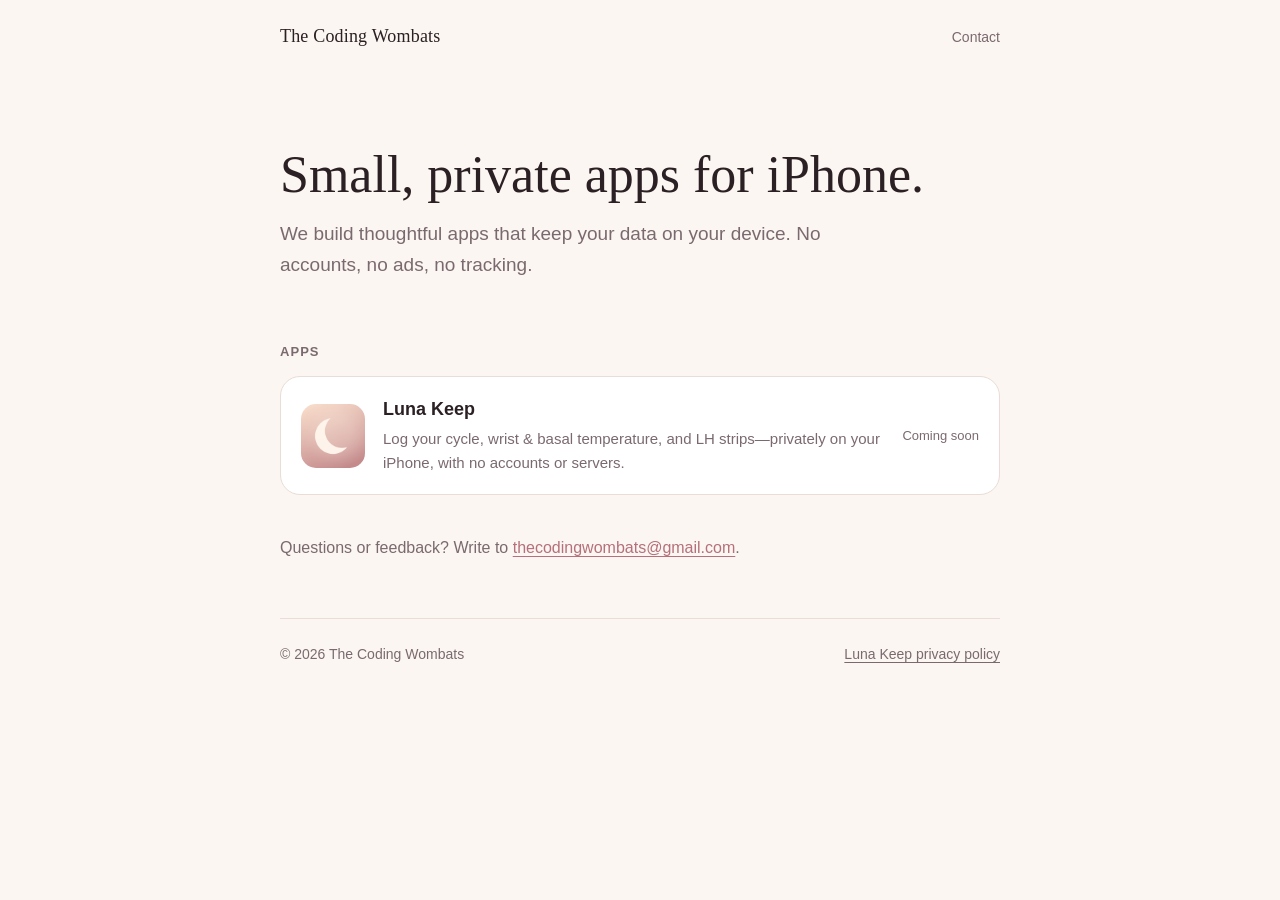
<file: index.html>
<!doctype html>
<html lang="en">
<head>
<meta charset="utf-8">
<meta name="viewport" content="width=device-width, initial-scale=1">
<title>The Coding Wombats</title>
<meta name="description" content="The Coding Wombats make small, private apps for iPhone.">
<link rel="icon" href="favicon.png">
<link rel="apple-touch-icon" href="apple-touch-icon.png">
<link rel="stylesheet" href="assets/style.css">
</head>
<body>
<div class="wrap">
    <header class="site-header">
        <a class="brand" href="./">The Coding Wombats</a>
        <nav><a href="mailto:thecodingwombats@gmail.com">Contact</a></nav>
    </header>

    <main>
        <section class="studio-hero">
            <h1>Small, private apps for iPhone.</h1>
            <p>We build thoughtful apps that keep your data on your device. No accounts, no ads, no tracking.</p>
        </section>

        <p class="section-label">Apps</p>
        <a class="app-card" href="luna_keep/">
            <img src="luna_keep/icon.png" alt="">
            <div>
                <h3>Luna Keep</h3>
                <p>Log your cycle, wrist &amp; basal temperature, and LH strips—privately on your iPhone, with no accounts or servers.</p>
            </div>
            <span class="status">Coming soon</span>
        </a>

        <section class="principles">
            <p>Questions or feedback? Write to <a href="mailto:thecodingwombats@gmail.com">thecodingwombats@gmail.com</a>.</p>
        </section>
    </main>

    <footer class="site-footer">
        <span>© 2026 The Coding Wombats</span>
        <span><a href="luna_keep/privacy/">Luna Keep privacy policy</a></span>
    </footer>
</div>
</body>
</html>
</file>
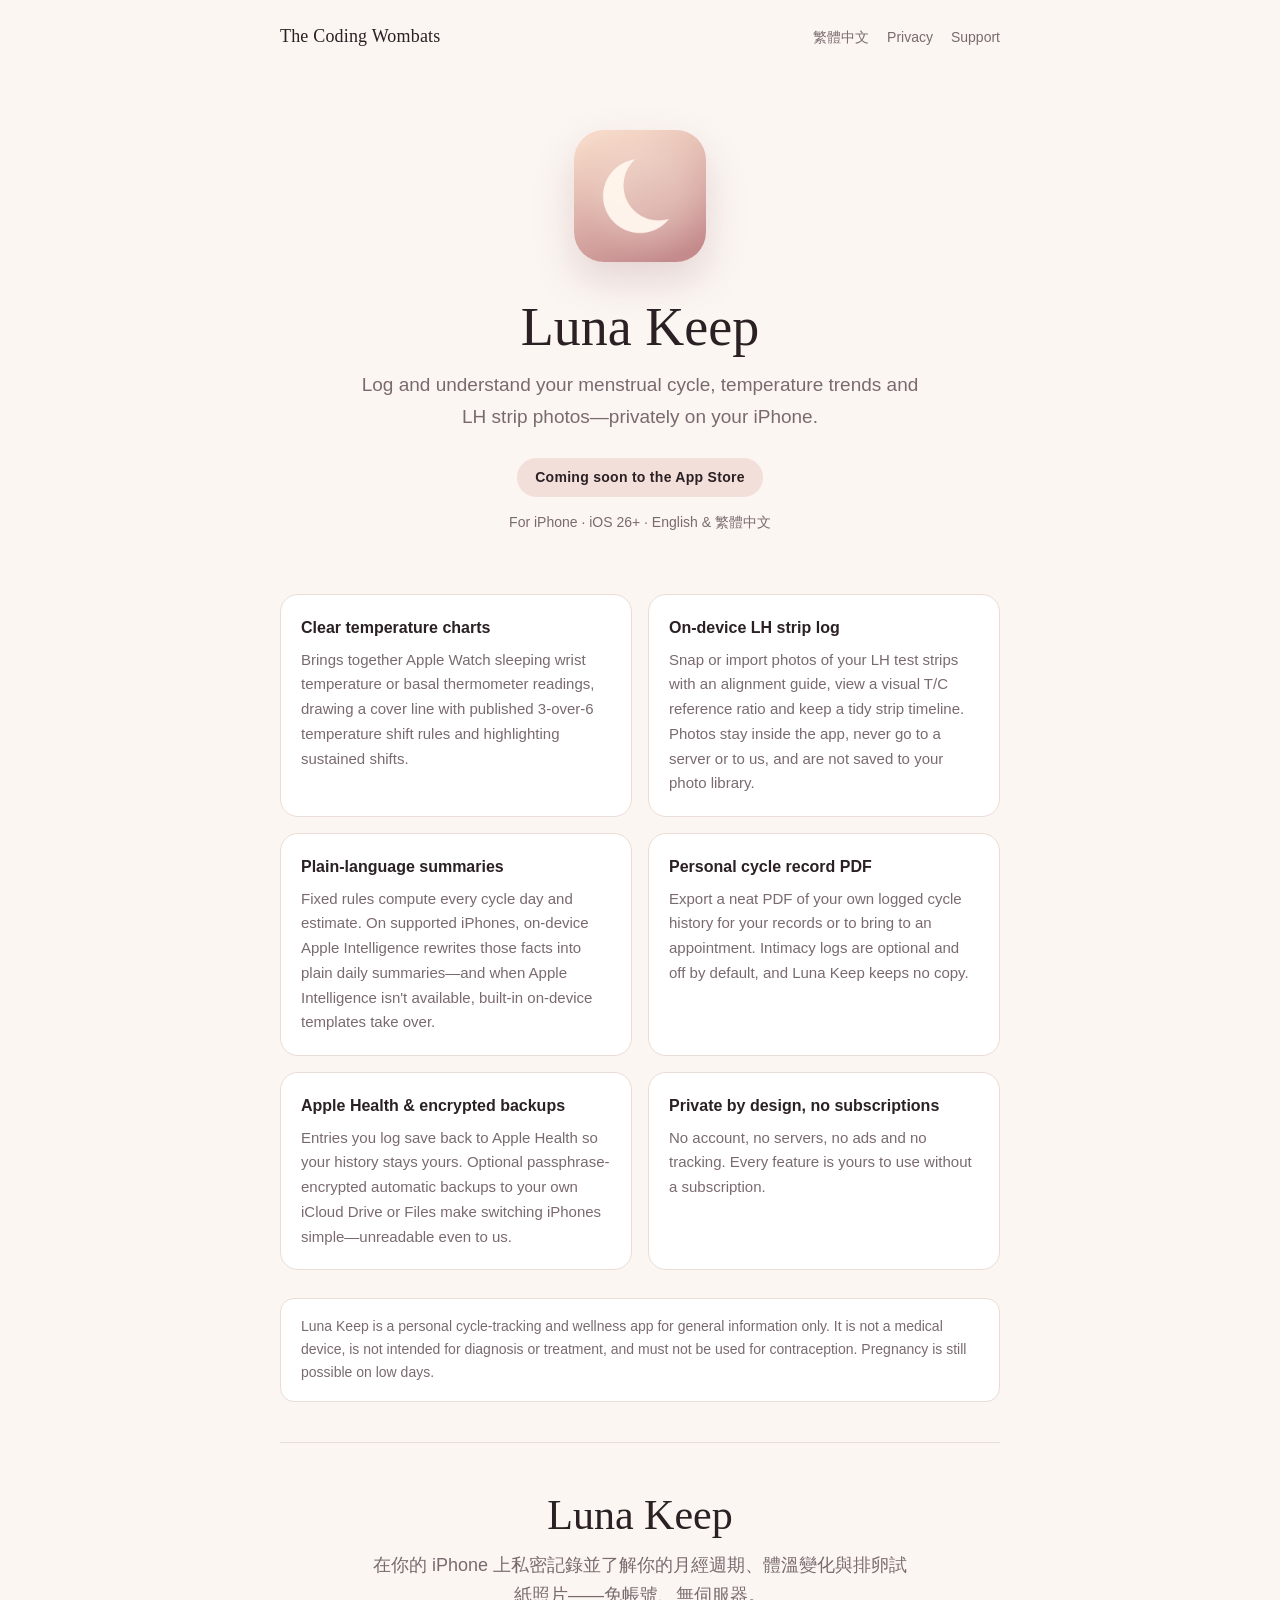
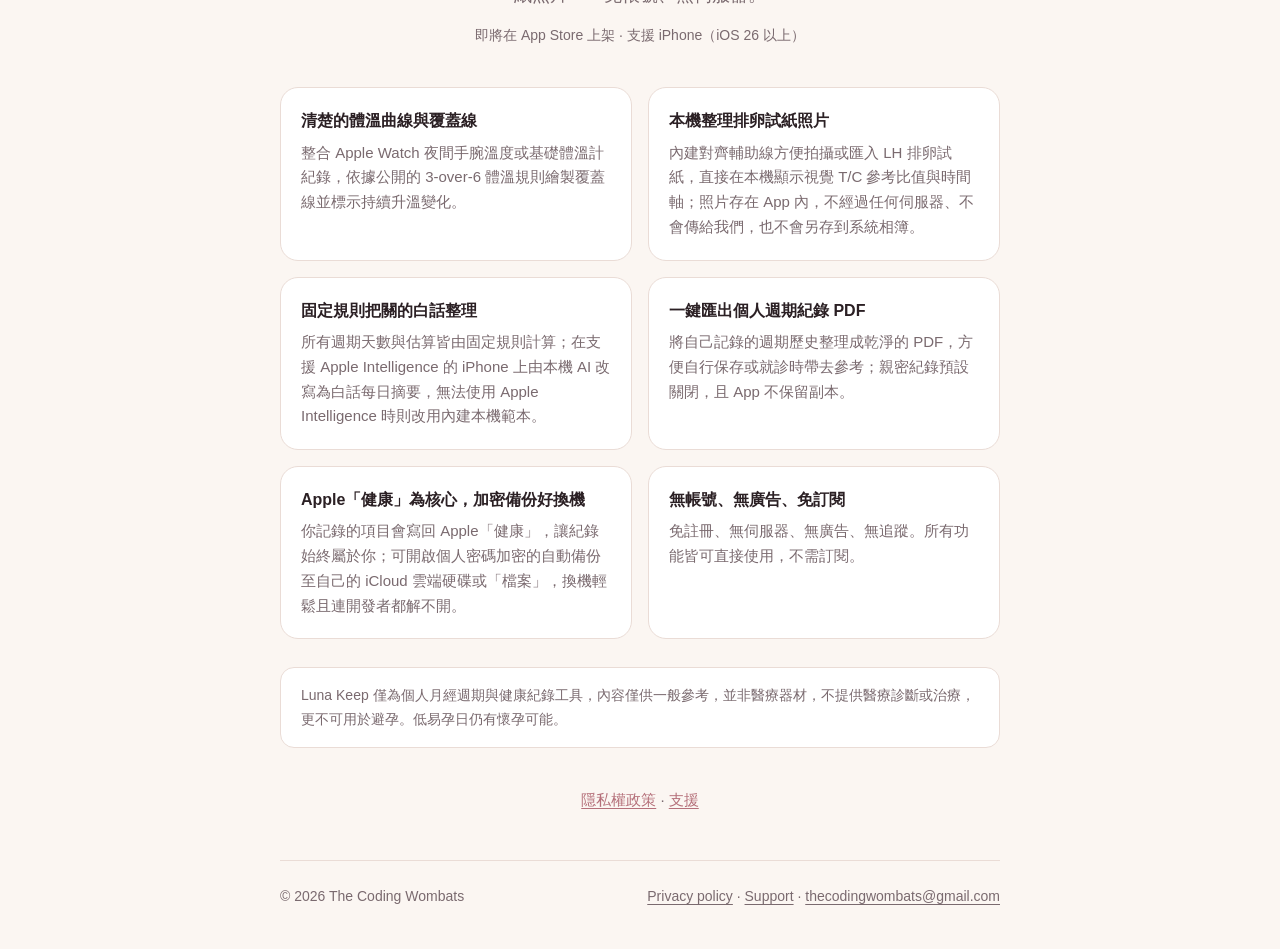
<file: luna_keep/index.html>
<!doctype html>
<html lang="en">
<head>
<meta charset="utf-8">
<meta name="viewport" content="width=device-width, initial-scale=1">
<title>Luna Keep · The Coding Wombats</title>
<meta name="description" content="Luna Keep: log your menstrual cycle, Apple Watch wrist temperature, basal temperature charts and LH strip photos—privately on your iPhone. No accounts, no servers, no ads.">
<meta property="og:title" content="Luna Keep — Private Cycle &amp; Temperature Tracking for iPhone">
<meta property="og:description" content="Apple Watch wrist temp, basal temperature charts, on-device LH strip logs and personal PDF exports. No accounts, no servers, no subscriptions.">
<meta property="og:type" content="website">
<meta property="og:url" content="https://thecodingwombats.github.io/luna_keep/">
<meta property="og:image" content="https://thecodingwombats.github.io/luna_keep/icon.png">
<meta name="twitter:card" content="summary">
<link rel="icon" href="../favicon.png">
<link rel="apple-touch-icon" href="../apple-touch-icon.png">
<link rel="stylesheet" href="../assets/style.css">
</head>
<body>
<div class="wrap">
    <header class="site-header">
        <a class="brand" href="../">The Coding Wombats</a>
        <nav><a href="#zh" lang="zh-Hant">繁體中文</a><a href="privacy/">Privacy</a><a href="support/">Support</a></nav>
    </header>

    <main>
        <section class="hero">
            <img class="icon" src="icon.png" alt="Luna Keep app icon">
            <h1>Luna Keep</h1>
            <p class="tagline">Log and understand your menstrual cycle, temperature trends and LH strip photos—privately on your iPhone.</p>
            <span class="pill">Coming soon to the App Store</span>
            <p class="hero-meta">For iPhone · iOS 26+ · English &amp; <span lang="zh-Hant">繁體中文</span></p>
        </section>

        <section class="features" aria-label="Highlights">
            <div class="feature">
                <h3>Clear temperature charts</h3>
                <p>Brings together Apple Watch sleeping wrist temperature or basal thermometer readings, drawing a cover line with published 3-over-6 temperature shift rules and highlighting sustained shifts.</p>
            </div>
            <div class="feature">
                <h3>On-device LH strip log</h3>
                <p>Snap or import photos of your LH test strips with an alignment guide, view a visual T/C reference ratio and keep a tidy strip timeline. Photos stay inside the app, never go to a server or to us, and are not saved to your photo library.</p>
            </div>
            <div class="feature">
                <h3>Plain-language summaries</h3>
                <p>Fixed rules compute every cycle day and estimate. On supported iPhones, on-device Apple Intelligence rewrites those facts into plain daily summaries—and when Apple Intelligence isn't available, built-in on-device templates take over.</p>
            </div>
            <div class="feature">
                <h3>Personal cycle record PDF</h3>
                <p>Export a neat PDF of your own logged cycle history for your records or to bring to an appointment. Intimacy logs are optional and off by default, and Luna Keep keeps no copy.</p>
            </div>
            <div class="feature">
                <h3>Apple Health &amp; encrypted backups</h3>
                <p>Entries you log save back to Apple Health so your history stays yours. Optional passphrase-encrypted automatic backups to your own iCloud Drive or Files make switching iPhones simple—unreadable even to us.</p>
            </div>
            <div class="feature">
                <h3>Private by design, no subscriptions</h3>
                <p>No account, no servers, no ads and no tracking. Every feature is yours to use without a subscription.</p>
            </div>
        </section>

        <aside class="notice" aria-label="Non-medical notice">
            <p>Luna Keep is a personal cycle-tracking and wellness app for general information only. It is not a medical device, is not intended for diagnosis or treatment, and must not be used for contraception. Pregnancy is still possible on low days.</p>
        </aside>

        <section id="zh" class="zh-section" lang="zh-Hant">
            <div class="zh-hero">
                <h2>Luna Keep</h2>
                <p class="tagline">在你的 iPhone 上私密記錄並了解你的月經週期、體溫變化與排卵試紙照片——免帳號、無伺服器。</p>
                <p class="hero-meta">即將在 App Store 上架 · 支援 iPhone（iOS 26 以上）</p>
            </div>

            <section class="features" aria-label="功能特色">
                <div class="feature">
                    <h3>清楚的體溫曲線與覆蓋線</h3>
                    <p>整合 Apple Watch 夜間手腕溫度或基礎體溫計紀錄，依據公開的 3-over-6 體溫規則繪製覆蓋線並標示持續升溫變化。</p>
                </div>
                <div class="feature">
                    <h3>本機整理排卵試紙照片</h3>
                    <p>內建對齊輔助線方便拍攝或匯入 LH 排卵試紙，直接在本機顯示視覺 T/C 參考比值與時間軸；照片存在 App 內，不經過任何伺服器、不會傳給我們，也不會另存到系統相簿。</p>
                </div>
                <div class="feature">
                    <h3>固定規則把關的白話整理</h3>
                    <p>所有週期天數與估算皆由固定規則計算；在支援 Apple Intelligence 的 iPhone 上由本機 AI 改寫為白話每日摘要，無法使用 Apple Intelligence 時則改用內建本機範本。</p>
                </div>
                <div class="feature">
                    <h3>一鍵匯出個人週期紀錄 PDF</h3>
                    <p>將自己記錄的週期歷史整理成乾淨的 PDF，方便自行保存或就診時帶去參考；親密紀錄預設關閉，且 App 不保留副本。</p>
                </div>
                <div class="feature">
                    <h3>Apple「健康」為核心，加密備份好換機</h3>
                    <p>你記錄的項目會寫回 Apple「健康」，讓紀錄始終屬於你；可開啟個人密碼加密的自動備份至自己的 iCloud 雲端硬碟或「檔案」，換機輕鬆且連開發者都解不開。</p>
                </div>
                <div class="feature">
                    <h3>無帳號、無廣告、免訂閱</h3>
                    <p>免註冊、無伺服器、無廣告、無追蹤。所有功能皆可直接使用，不需訂閱。</p>
                </div>
            </section>

            <aside class="notice" aria-label="非醫療聲明">
                <p>Luna Keep 僅為個人月經週期與健康紀錄工具，內容僅供一般參考，並非醫療器材，不提供醫療診斷或治療，更不可用於避孕。低易孕日仍有懷孕可能。</p>
            </aside>

            <p class="zh-links"><a href="privacy/#zh">隱私權政策</a> · <a href="support/#zh">支援</a></p>
        </section>
    </main>

    <footer class="site-footer">
        <span>© 2026 The Coding Wombats</span>
        <span><a href="privacy/">Privacy policy</a> · <a href="support/">Support</a> · <a href="mailto:thecodingwombats@gmail.com">thecodingwombats@gmail.com</a></span>
    </footer>
</div>
</body>
</html>
</file>
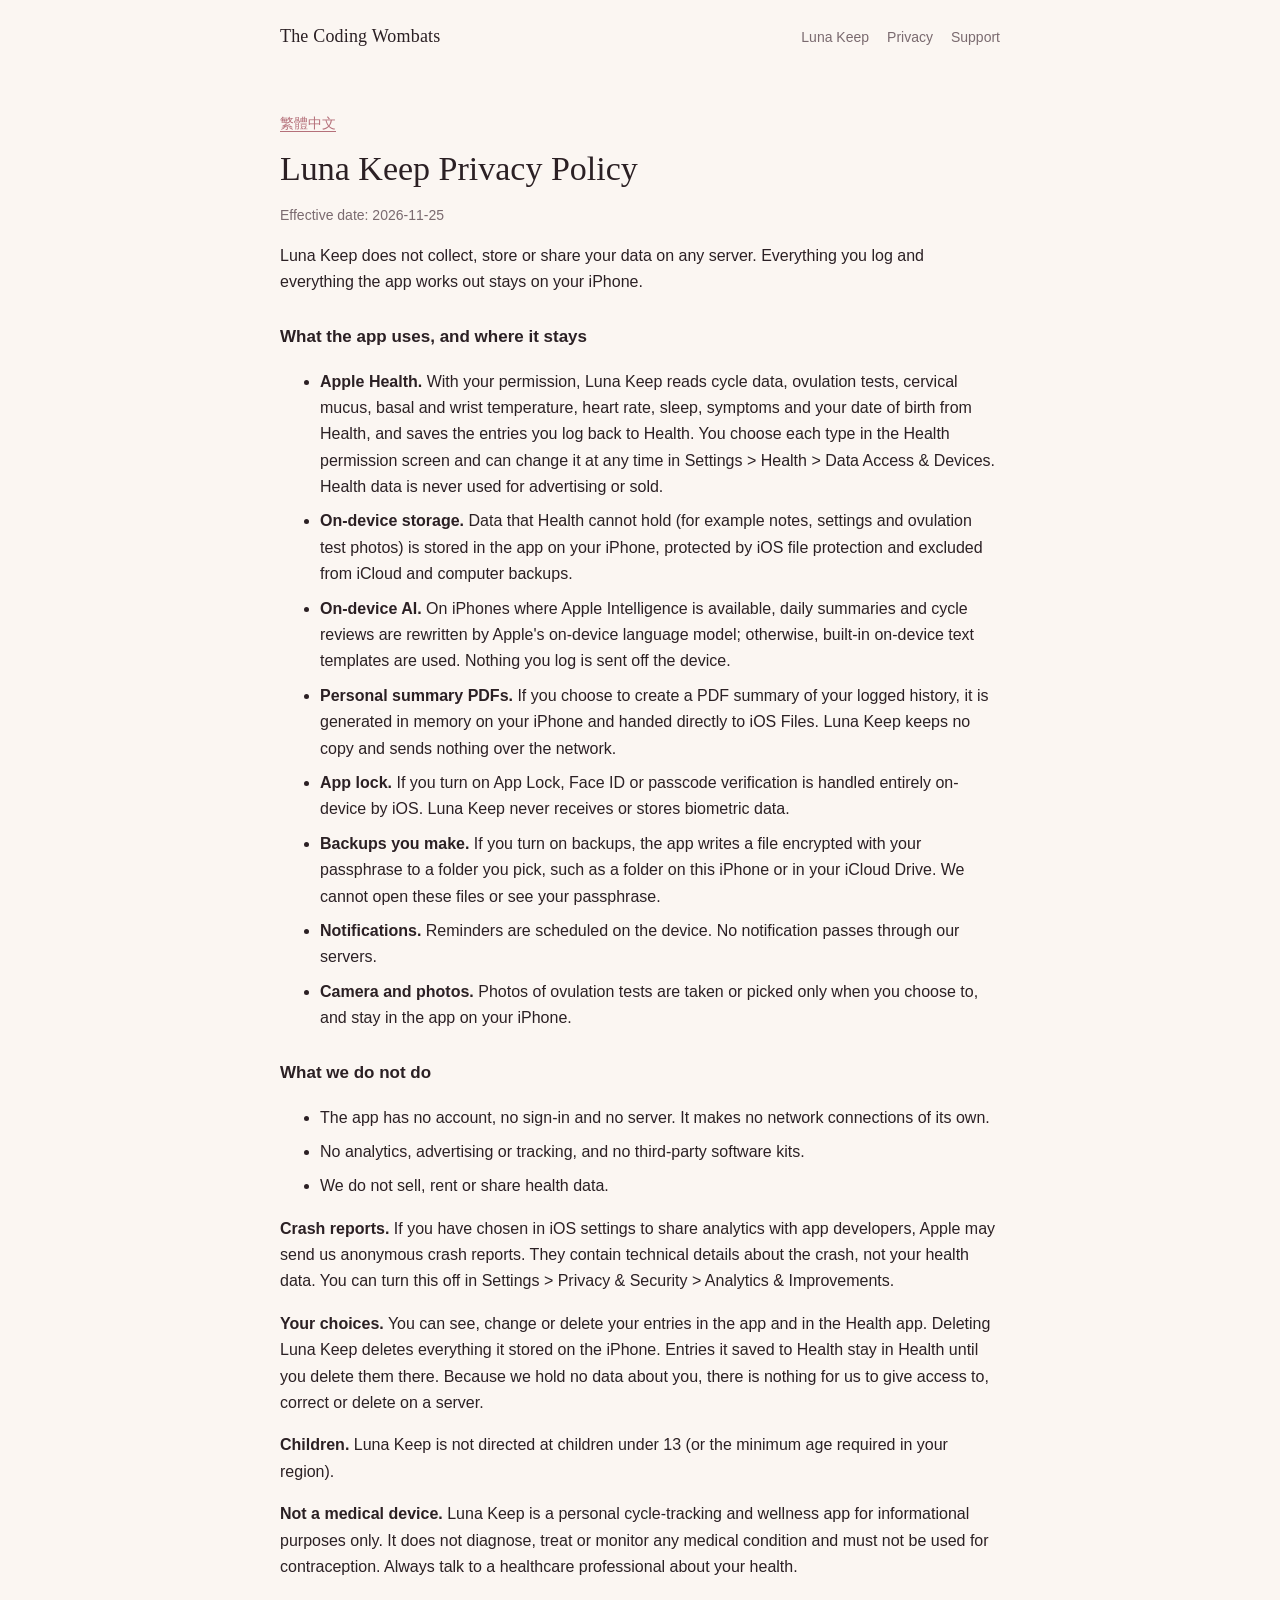
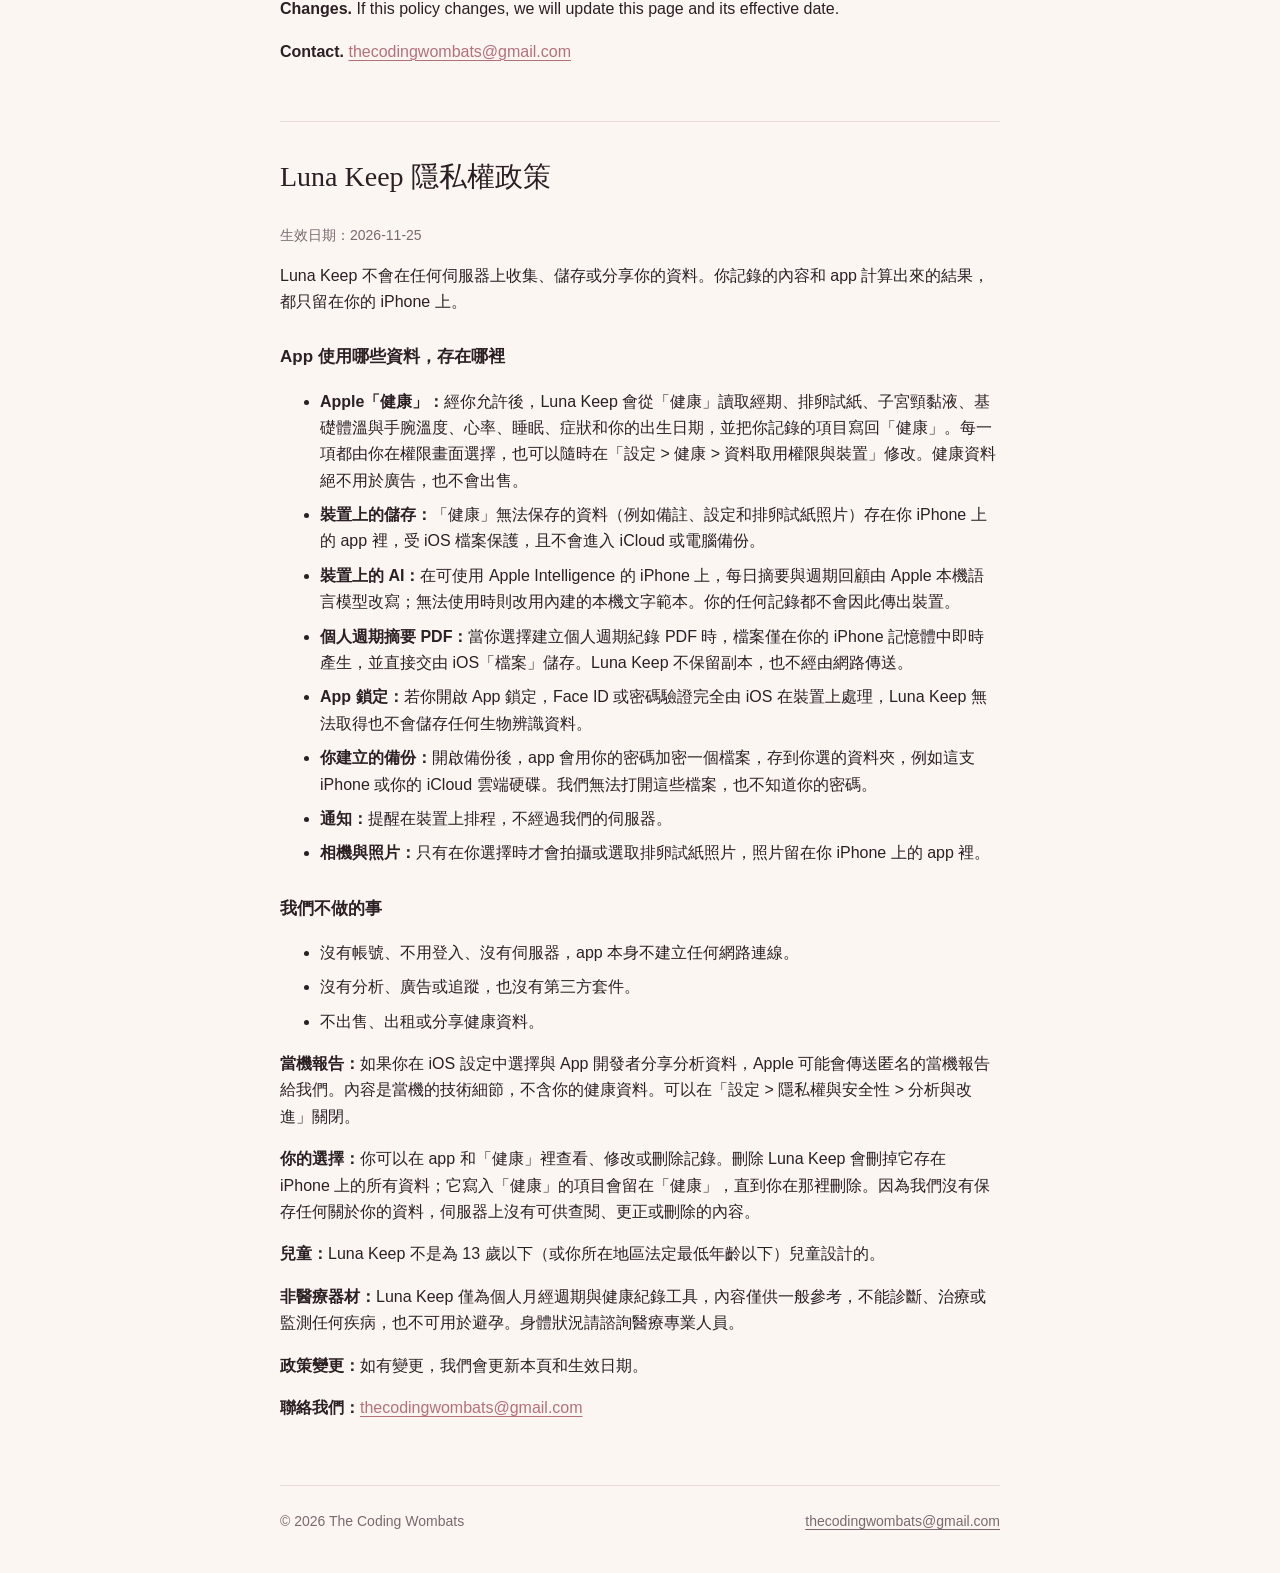
<file: privacy/index.html>
<!doctype html><html lang="en"><head><meta charset="utf-8"><title>Moved</title><meta http-equiv="refresh" content="0; url=/luna_keep/privacy/"><link rel="canonical" href="https://thecodingwombats.github.io/luna_keep/privacy/"></head><body><p>This page moved to <a href="/luna_keep/privacy/">/luna_keep/privacy/</a>.</p></body></html>
</file>
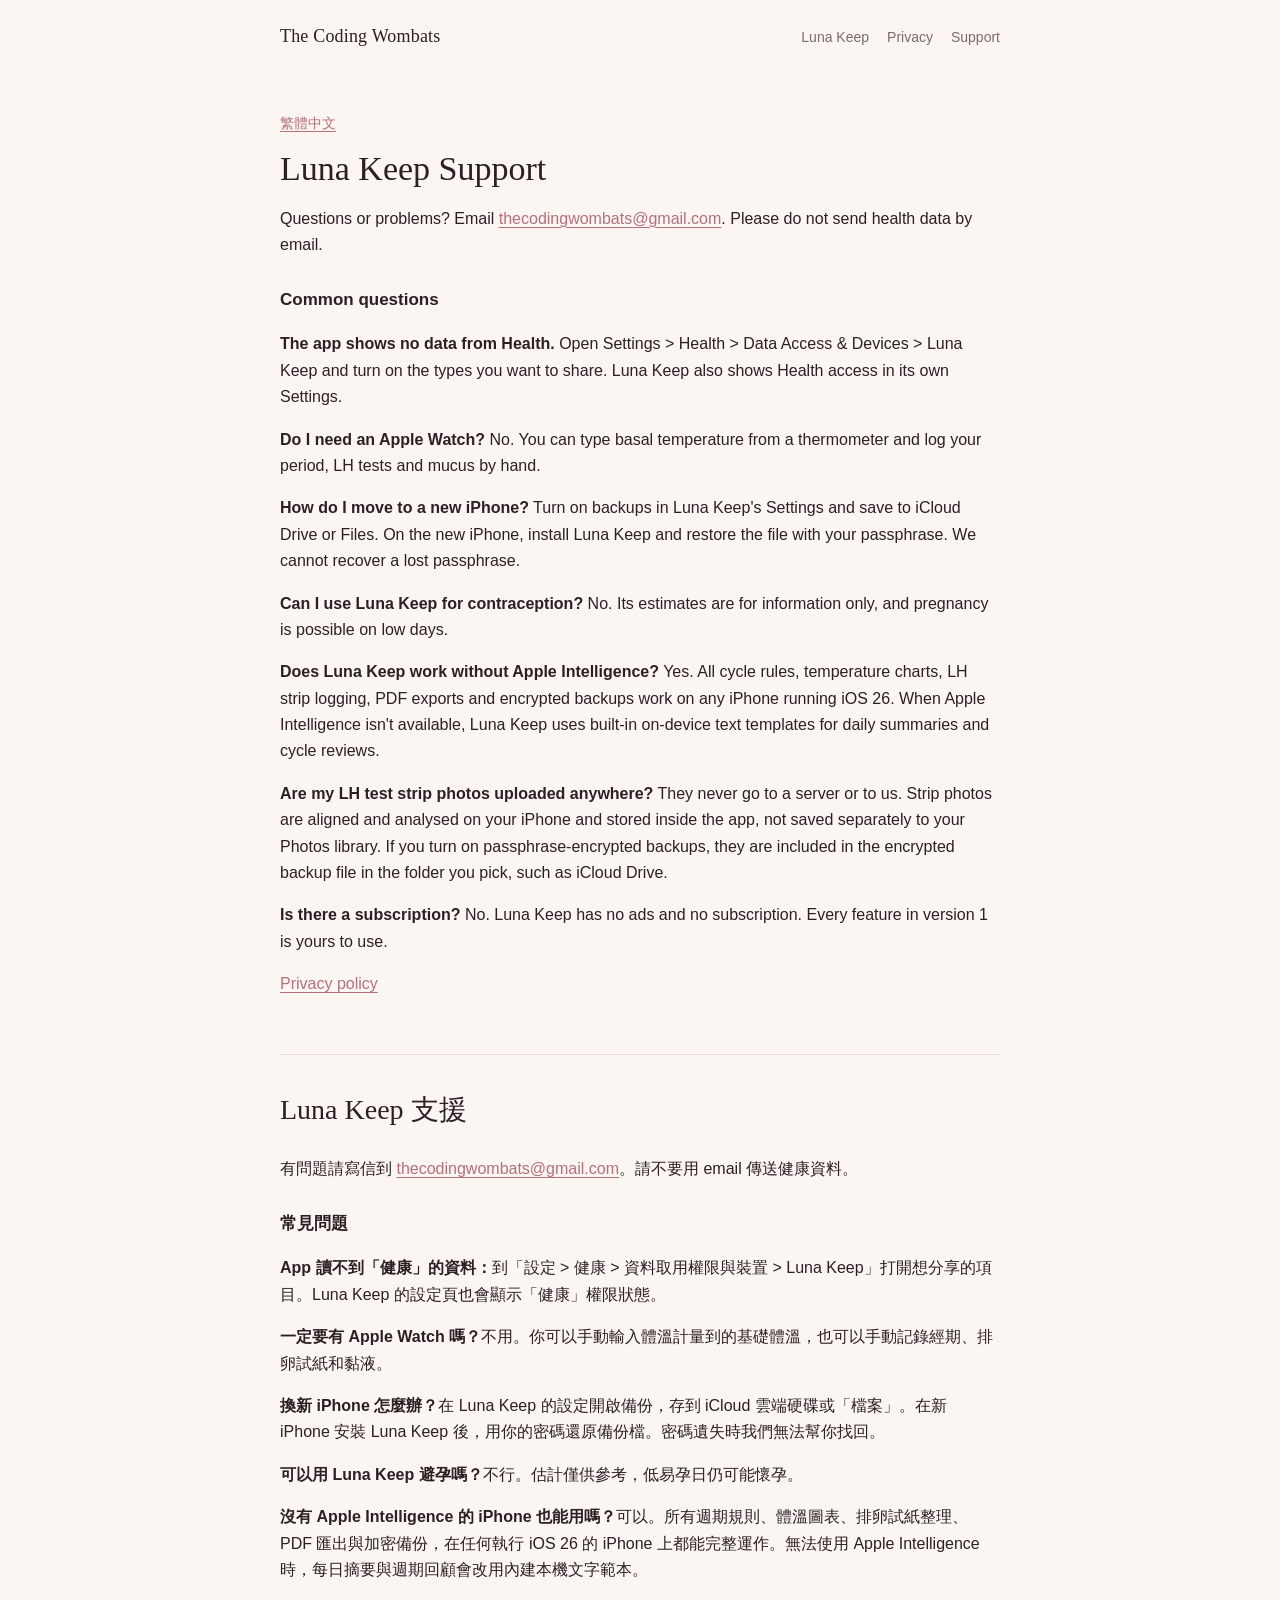
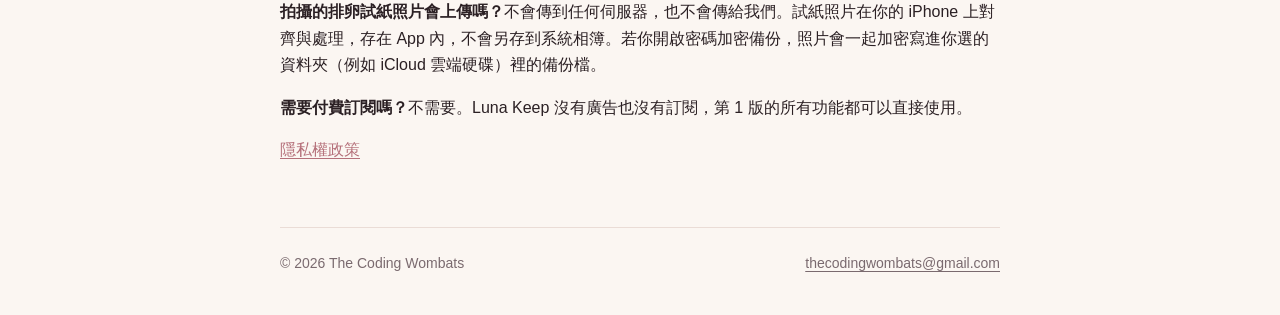
<file: support/index.html>
<!doctype html><html lang="en"><head><meta charset="utf-8"><title>Moved</title><meta http-equiv="refresh" content="0; url=/luna_keep/support/"><link rel="canonical" href="https://thecodingwombats.github.io/luna_keep/support/"></head><body><p>This page moved to <a href="/luna_keep/support/">/luna_keep/support/</a>.</p></body></html>
</file>
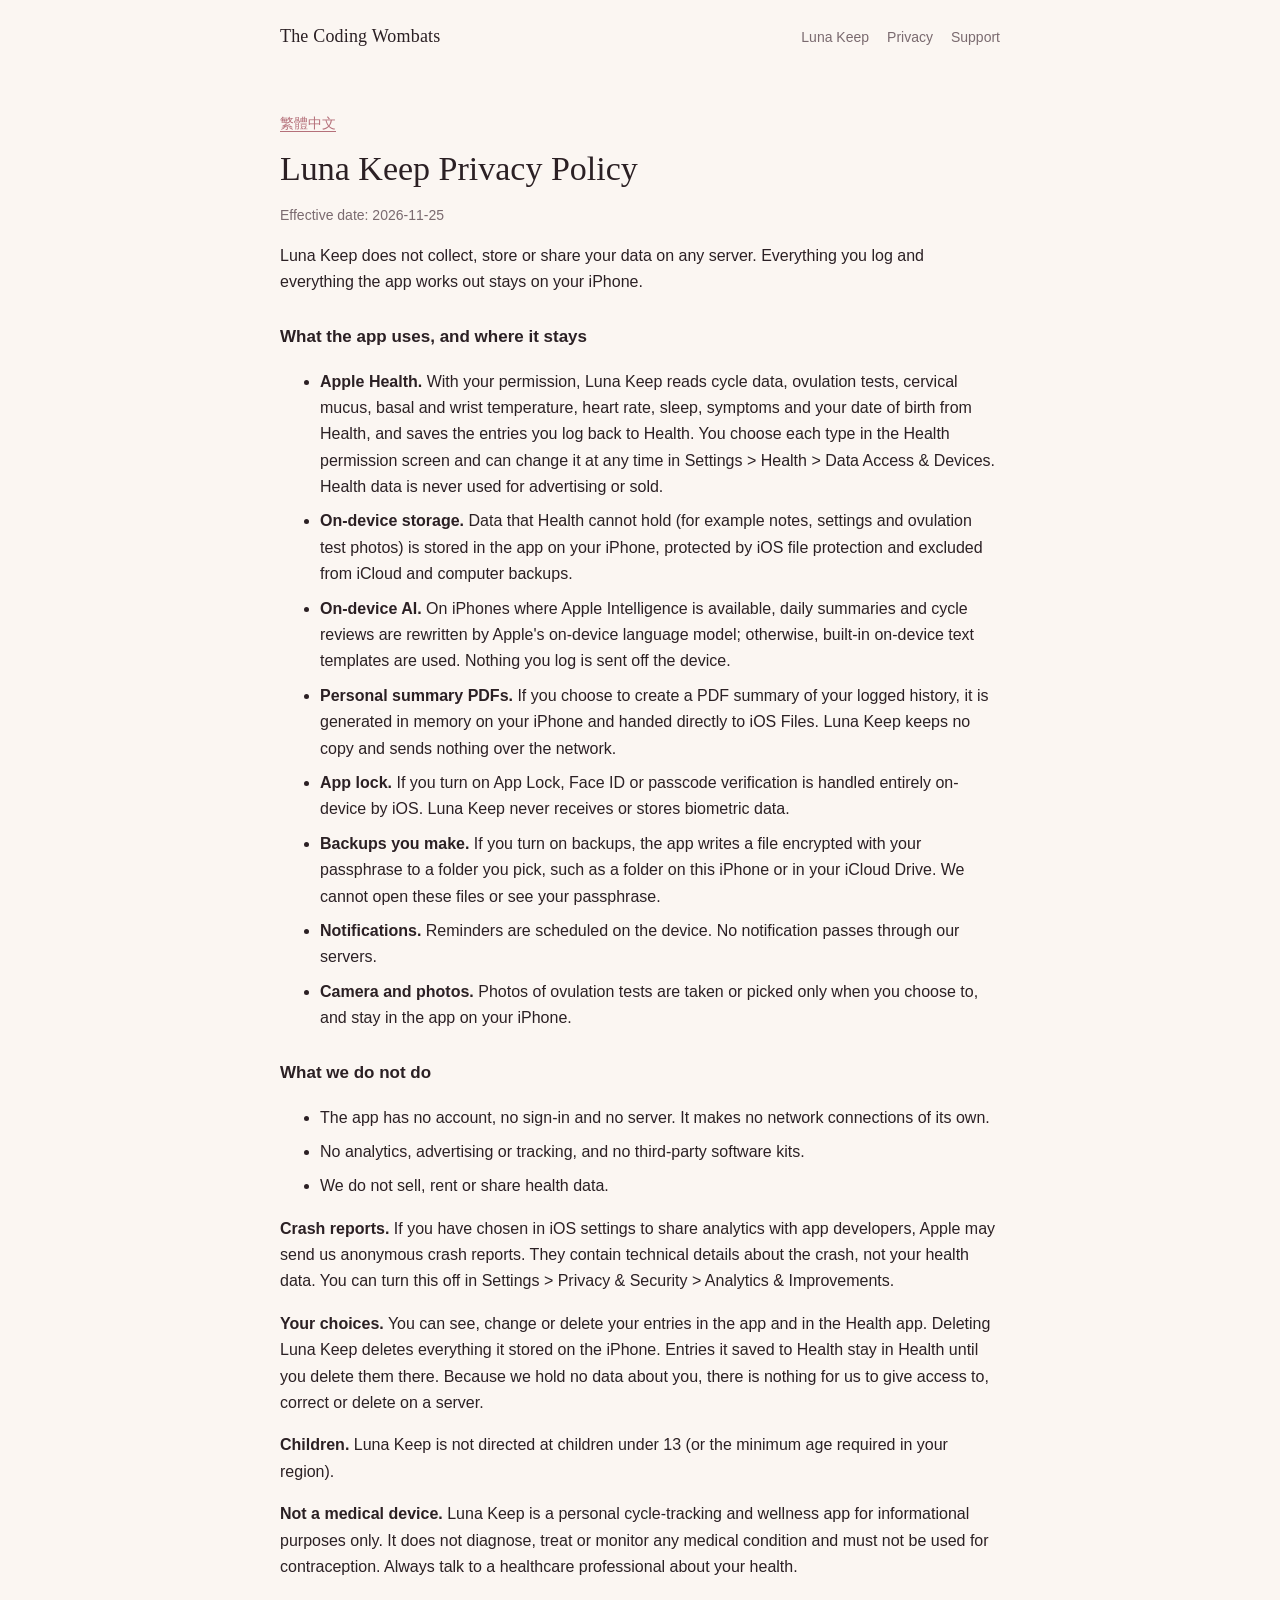
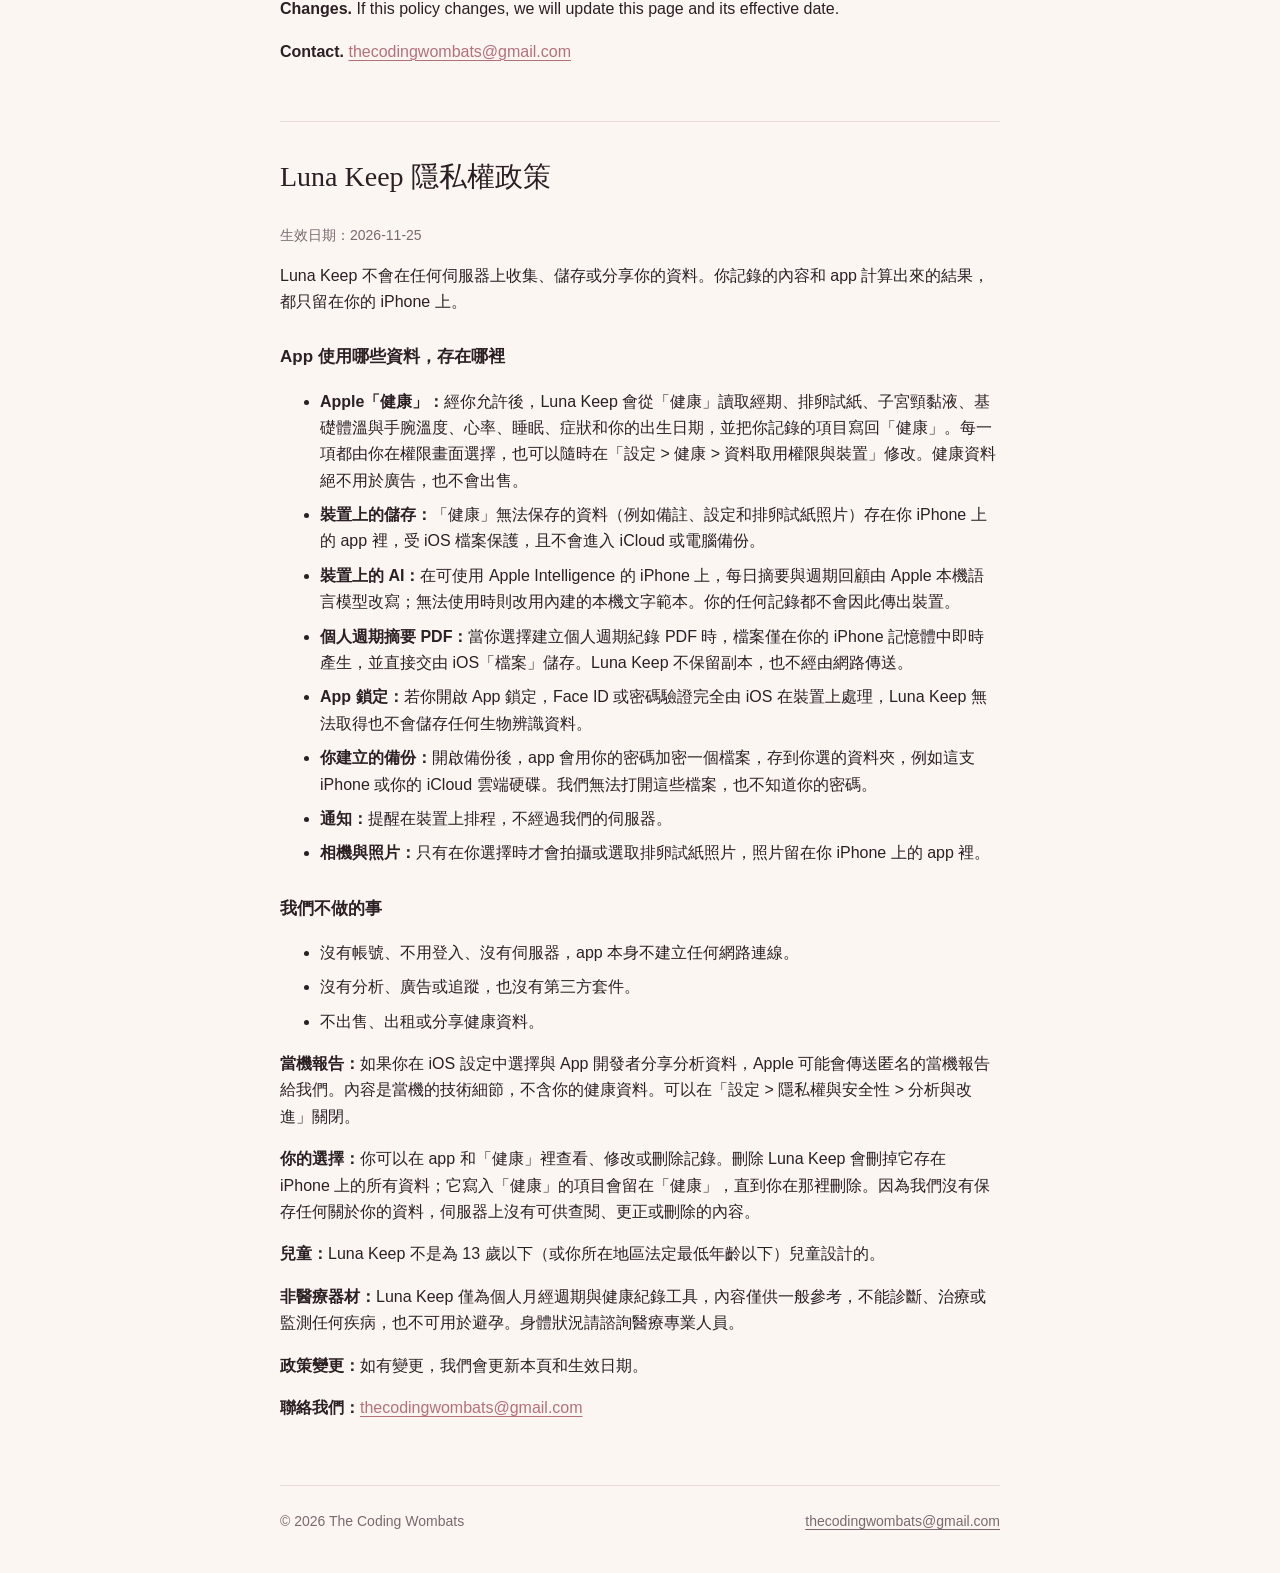
<file: luna_keep/privacy/index.html>
<!doctype html><html lang="en"><head><meta charset="utf-8"><meta name="viewport" content="width=device-width,initial-scale=1"><title>Luna Keep Privacy Policy</title><link rel="icon" href="../../favicon.png"><link rel="apple-touch-icon" href="../../apple-touch-icon.png"><link rel="stylesheet" href="../../assets/style.css"></head><body>
<div class="wrap">
<header class="site-header"><a class="brand" href="../../">The Coding Wombats</a><nav><a href="../">Luna Keep</a><a href="../privacy/">Privacy</a><a href="../support/">Support</a></nav></header>
<main class="doc">
<p class="meta"><a href="#zh">繁體中文</a></p>
<h1>Luna Keep Privacy Policy</h1>
<p class="meta">Effective date: 2026-11-25</p>
<p>Luna Keep does not collect, store or share your data on any server. Everything you log and everything the app works out stays on your iPhone.</p>
<h3>What the app uses, and where it stays</h3>
<ul>
<li><b>Apple Health.</b> With your permission, Luna Keep reads cycle data, ovulation tests, cervical mucus, basal and wrist temperature, heart rate, sleep, symptoms and your date of birth from Health, and saves the entries you log back to Health. You choose each type in the Health permission screen and can change it at any time in Settings &gt; Health &gt; Data Access &amp; Devices. Health data is never used for advertising or sold.</li>
<li><b>On-device storage.</b> Data that Health cannot hold (for example notes, settings and ovulation test photos) is stored in the app on your iPhone, protected by iOS file protection and excluded from iCloud and computer backups.</li>
<li><b>On-device AI.</b> On iPhones where Apple Intelligence is available, daily summaries and cycle reviews are rewritten by Apple's on-device language model; otherwise, built-in on-device text templates are used. Nothing you log is sent off the device.</li>
<li><b>Personal summary PDFs.</b> If you choose to create a PDF summary of your logged history, it is generated in memory on your iPhone and handed directly to iOS Files. Luna Keep keeps no copy and sends nothing over the network.</li>
<li><b>App lock.</b> If you turn on App Lock, Face ID or passcode verification is handled entirely on-device by iOS. Luna Keep never receives or stores biometric data.</li>
<li><b>Backups you make.</b> If you turn on backups, the app writes a file encrypted with your passphrase to a folder you pick, such as a folder on this iPhone or in your iCloud Drive. We cannot open these files or see your passphrase.</li>
<li><b>Notifications.</b> Reminders are scheduled on the device. No notification passes through our servers.</li>
<li><b>Camera and photos.</b> Photos of ovulation tests are taken or picked only when you choose to, and stay in the app on your iPhone.</li>
</ul>
<h3>What we do not do</h3>
<ul>
<li>The app has no account, no sign-in and no server. It makes no network connections of its own.</li>
<li>No analytics, advertising or tracking, and no third-party software kits.</li>
<li>We do not sell, rent or share health data.</li>
</ul>
<p><b>Crash reports.</b> If you have chosen in iOS settings to share analytics with app developers, Apple may send us anonymous crash reports. They contain technical details about the crash, not your health data. You can turn this off in Settings &gt; Privacy &amp; Security &gt; Analytics &amp; Improvements.</p>
<p><b>Your choices.</b> You can see, change or delete your entries in the app and in the Health app. Deleting Luna Keep deletes everything it stored on the iPhone. Entries it saved to Health stay in Health until you delete them there. Because we hold no data about you, there is nothing for us to give access to, correct or delete on a server.</p>
<p><b>Children.</b> Luna Keep is not directed at children under 13 (or the minimum age required in your region).</p>
<p><b>Not a medical device.</b> Luna Keep is a personal cycle-tracking and wellness app for informational purposes only. It does not diagnose, treat or monitor any medical condition and must not be used for contraception. Always talk to a healthcare professional about your health.</p>
<p><b>Changes.</b> If this policy changes, we will update this page and its effective date.</p>
<p><b>Contact.</b> <a href="mailto:thecodingwombats@gmail.com">thecodingwombats@gmail.com</a></p>
<h2 id="zh" lang="zh-Hant">Luna Keep 隱私權政策</h2>
<div lang="zh-Hant">
<p class="meta">生效日期：2026-11-25</p>
<p>Luna Keep 不會在任何伺服器上收集、儲存或分享你的資料。你記錄的內容和 app 計算出來的結果，都只留在你的 iPhone 上。</p>
<h3>App 使用哪些資料，存在哪裡</h3>
<ul>
<li><b>Apple「健康」：</b>經你允許後，Luna Keep 會從「健康」讀取經期、排卵試紙、子宮頸黏液、基礎體溫與手腕溫度、心率、睡眠、症狀和你的出生日期，並把你記錄的項目寫回「健康」。每一項都由你在權限畫面選擇，也可以隨時在「設定 &gt; 健康 &gt; 資料取用權限與裝置」修改。健康資料絕不用於廣告，也不會出售。</li>
<li><b>裝置上的儲存：</b>「健康」無法保存的資料（例如備註、設定和排卵試紙照片）存在你 iPhone 上的 app 裡，受 iOS 檔案保護，且不會進入 iCloud 或電腦備份。</li>
<li><b>裝置上的 AI：</b>在可使用 Apple Intelligence 的 iPhone 上，每日摘要與週期回顧由 Apple 本機語言模型改寫；無法使用時則改用內建的本機文字範本。你的任何記錄都不會因此傳出裝置。</li>
<li><b>個人週期摘要 PDF：</b>當你選擇建立個人週期紀錄 PDF 時，檔案僅在你的 iPhone 記憶體中即時產生，並直接交由 iOS「檔案」儲存。Luna Keep 不保留副本，也不經由網路傳送。</li>
<li><b>App 鎖定：</b>若你開啟 App 鎖定，Face ID 或密碼驗證完全由 iOS 在裝置上處理，Luna Keep 無法取得也不會儲存任何生物辨識資料。</li>
<li><b>你建立的備份：</b>開啟備份後，app 會用你的密碼加密一個檔案，存到你選的資料夾，例如這支 iPhone 或你的 iCloud 雲端硬碟。我們無法打開這些檔案，也不知道你的密碼。</li>
<li><b>通知：</b>提醒在裝置上排程，不經過我們的伺服器。</li>
<li><b>相機與照片：</b>只有在你選擇時才會拍攝或選取排卵試紙照片，照片留在你 iPhone 上的 app 裡。</li>
</ul>
<h3>我們不做的事</h3>
<ul>
<li>沒有帳號、不用登入、沒有伺服器，app 本身不建立任何網路連線。</li>
<li>沒有分析、廣告或追蹤，也沒有第三方套件。</li>
<li>不出售、出租或分享健康資料。</li>
</ul>
<p><b>當機報告：</b>如果你在 iOS 設定中選擇與 App 開發者分享分析資料，Apple 可能會傳送匿名的當機報告給我們。內容是當機的技術細節，不含你的健康資料。可以在「設定 &gt; 隱私權與安全性 &gt; 分析與改進」關閉。</p>
<p><b>你的選擇：</b>你可以在 app 和「健康」裡查看、修改或刪除記錄。刪除 Luna Keep 會刪掉它存在 iPhone 上的所有資料；它寫入「健康」的項目會留在「健康」，直到你在那裡刪除。因為我們沒有保存任何關於你的資料，伺服器上沒有可供查閱、更正或刪除的內容。</p>
<p><b>兒童：</b>Luna Keep 不是為 13 歲以下（或你所在地區法定最低年齡以下）兒童設計的。</p>
<p><b>非醫療器材：</b>Luna Keep 僅為個人月經週期與健康紀錄工具，內容僅供一般參考，不能診斷、治療或監測任何疾病，也不可用於避孕。身體狀況請諮詢醫療專業人員。</p>
<p><b>政策變更：</b>如有變更，我們會更新本頁和生效日期。</p>
<p><b>聯絡我們：</b><a href="mailto:thecodingwombats@gmail.com">thecodingwombats@gmail.com</a></p>
</div>
</main>
<footer class="site-footer"><span>© 2026 The Coding Wombats</span><span><a href="mailto:thecodingwombats@gmail.com">thecodingwombats@gmail.com</a></span></footer>
</div>
</body></html>
</file>
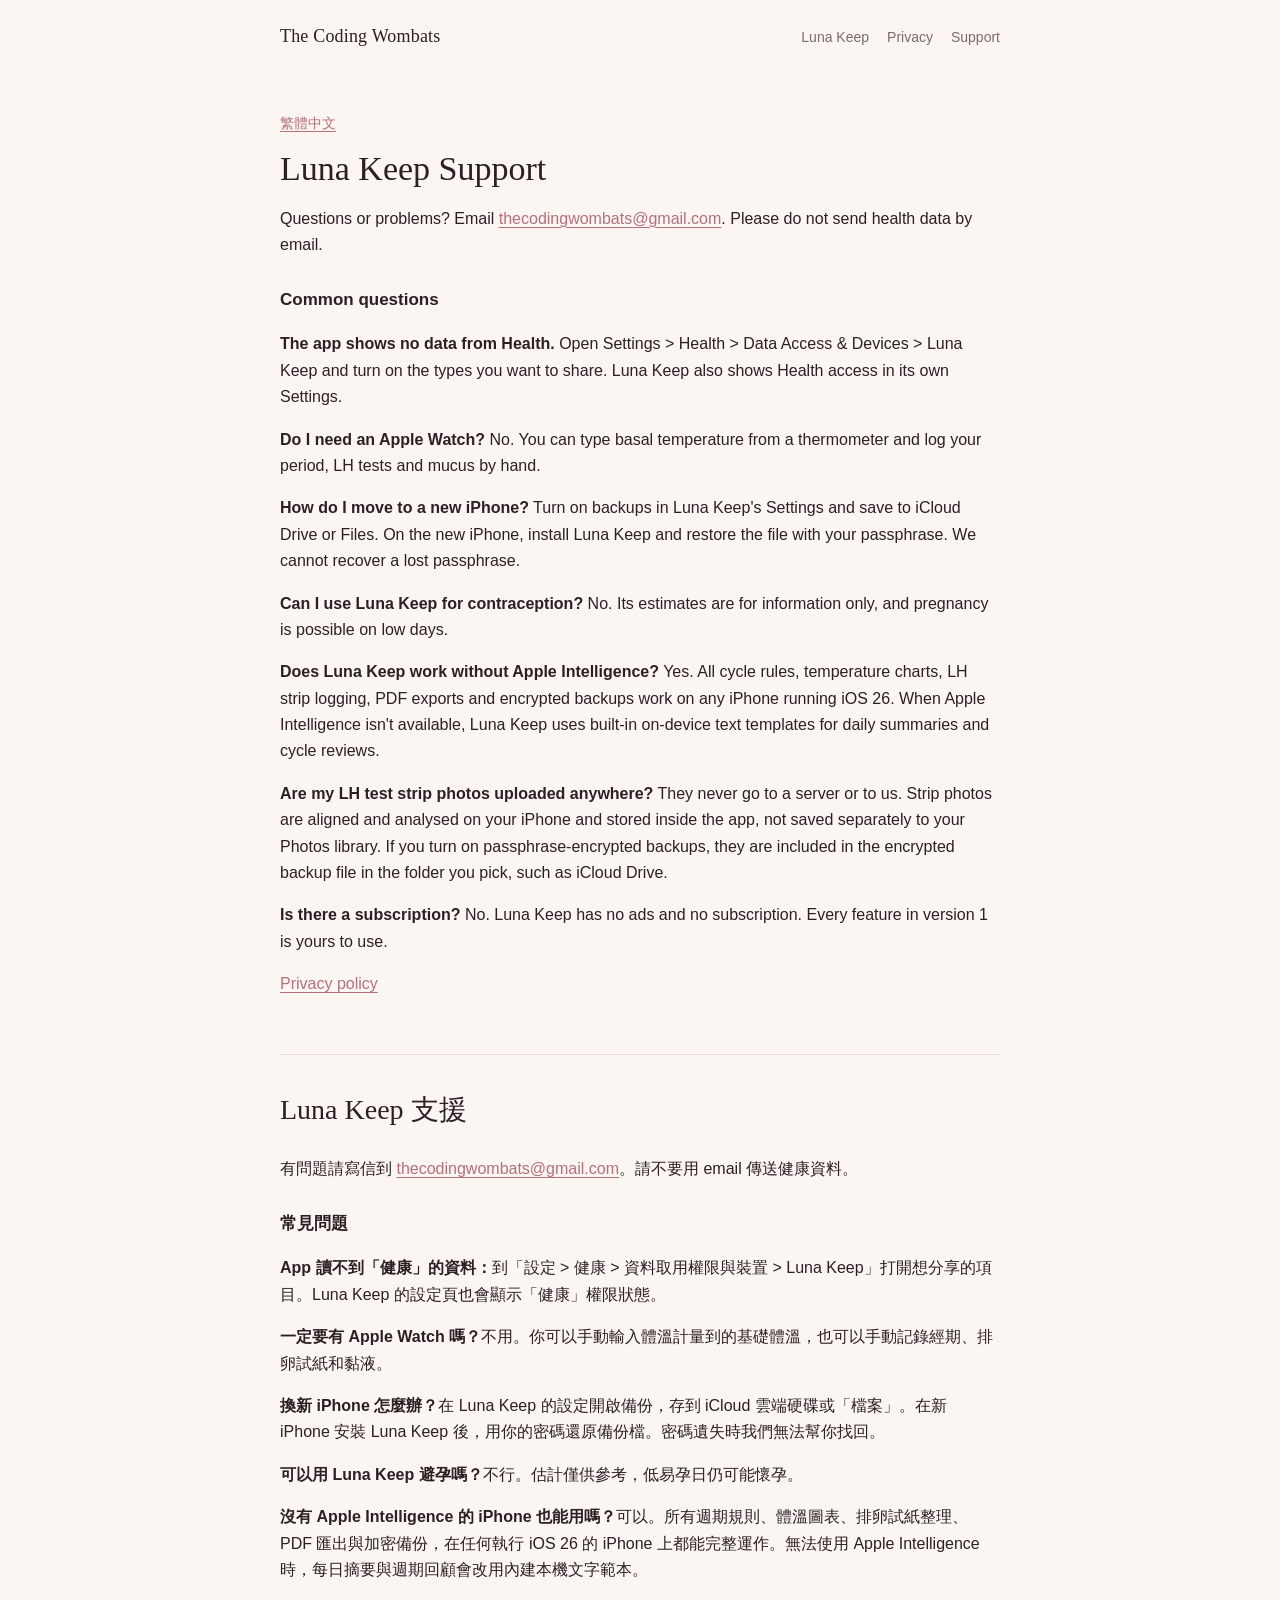
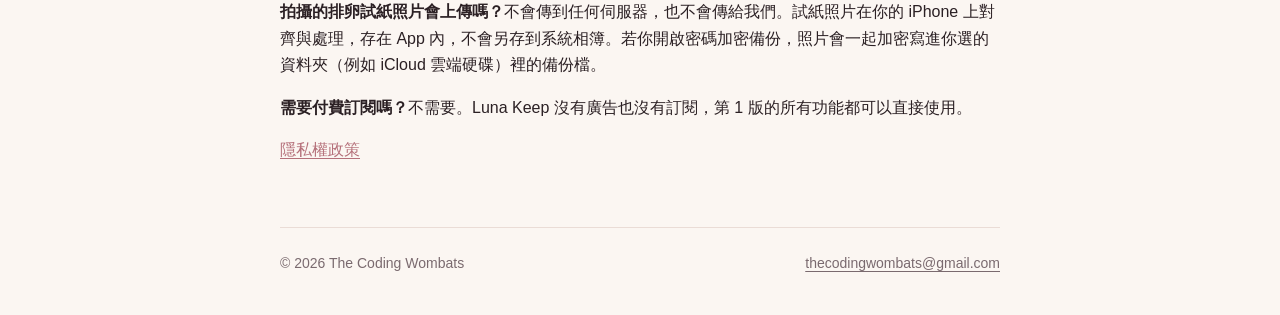
<file: luna_keep/support/index.html>
<!doctype html><html lang="en"><head><meta charset="utf-8"><meta name="viewport" content="width=device-width,initial-scale=1"><title>Luna Keep Support</title><link rel="icon" href="../../favicon.png"><link rel="apple-touch-icon" href="../../apple-touch-icon.png"><link rel="stylesheet" href="../../assets/style.css"></head><body>
<div class="wrap">
<header class="site-header"><a class="brand" href="../../">The Coding Wombats</a><nav><a href="../">Luna Keep</a><a href="../privacy/">Privacy</a><a href="../support/">Support</a></nav></header>
<main class="doc">
<p class="meta"><a href="#zh">繁體中文</a></p>
<h1>Luna Keep Support</h1>
<p>Questions or problems? Email <a href="mailto:thecodingwombats@gmail.com">thecodingwombats@gmail.com</a>. Please do not send health data by email.</p>
<h3>Common questions</h3>
<p><b>The app shows no data from Health.</b> Open Settings &gt; Health &gt; Data Access &amp; Devices &gt; Luna Keep and turn on the types you want to share. Luna Keep also shows Health access in its own Settings.</p>
<p><b>Do I need an Apple Watch?</b> No. You can type basal temperature from a thermometer and log your period, LH tests and mucus by hand.</p>
<p><b>How do I move to a new iPhone?</b> Turn on backups in Luna Keep's Settings and save to iCloud Drive or Files. On the new iPhone, install Luna Keep and restore the file with your passphrase. We cannot recover a lost passphrase.</p>
<p><b>Can I use Luna Keep for contraception?</b> No. Its estimates are for information only, and pregnancy is possible on low days.</p>
<p><b>Does Luna Keep work without Apple Intelligence?</b> Yes. All cycle rules, temperature charts, LH strip logging, PDF exports and encrypted backups work on any iPhone running iOS 26. When Apple Intelligence isn't available, Luna Keep uses built-in on-device text templates for daily summaries and cycle reviews.</p>
<p><b>Are my LH test strip photos uploaded anywhere?</b> They never go to a server or to us. Strip photos are aligned and analysed on your iPhone and stored inside the app, not saved separately to your Photos library. If you turn on passphrase-encrypted backups, they are included in the encrypted backup file in the folder you pick, such as iCloud Drive.</p>
<p><b>Is there a subscription?</b> No. Luna Keep has no ads and no subscription. Every feature in version 1 is yours to use.</p>
<p><a href="../privacy/">Privacy policy</a></p>
<h2 id="zh" lang="zh-Hant">Luna Keep 支援</h2>
<div lang="zh-Hant">
<p>有問題請寫信到 <a href="mailto:thecodingwombats@gmail.com">thecodingwombats@gmail.com</a>。請不要用 email 傳送健康資料。</p>
<h3>常見問題</h3>
<p><b>App 讀不到「健康」的資料：</b>到「設定 &gt; 健康 &gt; 資料取用權限與裝置 &gt; Luna Keep」打開想分享的項目。Luna Keep 的設定頁也會顯示「健康」權限狀態。</p>
<p><b>一定要有 Apple Watch 嗎？</b>不用。你可以手動輸入體溫計量到的基礎體溫，也可以手動記錄經期、排卵試紙和黏液。</p>
<p><b>換新 iPhone 怎麼辦？</b>在 Luna Keep 的設定開啟備份，存到 iCloud 雲端硬碟或「檔案」。在新 iPhone 安裝 Luna Keep 後，用你的密碼還原備份檔。密碼遺失時我們無法幫你找回。</p>
<p><b>可以用 Luna Keep 避孕嗎？</b>不行。估計僅供參考，低易孕日仍可能懷孕。</p>
<p><b>沒有 Apple Intelligence 的 iPhone 也能用嗎？</b>可以。所有週期規則、體溫圖表、排卵試紙整理、PDF 匯出與加密備份，在任何執行 iOS 26 的 iPhone 上都能完整運作。無法使用 Apple Intelligence 時，每日摘要與週期回顧會改用內建本機文字範本。</p>
<p><b>拍攝的排卵試紙照片會上傳嗎？</b>不會傳到任何伺服器，也不會傳給我們。試紙照片在你的 iPhone 上對齊與處理，存在 App 內，不會另存到系統相簿。若你開啟密碼加密備份，照片會一起加密寫進你選的資料夾（例如 iCloud 雲端硬碟）裡的備份檔。</p>
<p><b>需要付費訂閱嗎？</b>不需要。Luna Keep 沒有廣告也沒有訂閱，第 1 版的所有功能都可以直接使用。</p>
<p><a href="../privacy/#zh">隱私權政策</a></p>
</div>
</main>
<footer class="site-footer"><span>© 2026 The Coding Wombats</span><span><a href="mailto:thecodingwombats@gmail.com">thecodingwombats@gmail.com</a></span></footer>
</div>
</body></html>
</file>
<file: assets/style.css>
:root {
    --bg: #fbf6f2;
    --surface: #ffffff;
    --text: #2b2024;
    --muted: #7a6a6f;
    --accent: #b5707a;
    --accent-soft: #f3dfd9;
    --border: #eadcd6;
    --serif: ui-serif, "New York", Georgia, "Times New Roman", serif;
    --sans: -apple-system, BlinkMacSystemFont, "SF Pro Text", "Segoe UI", "PingFang TC", "Noto Sans TC", sans-serif;
}

@media (prefers-color-scheme: dark) {
    :root {
        --bg: #1b1517;
        --surface: #251d20;
        --text: #f4ebe8;
        --muted: #b8a7ab;
        --accent: #e3a3ac;
        --accent-soft: #3a2a2e;
        --border: #3a2e31;
    }
}

* { box-sizing: border-box; }

body {
    margin: 0;
    background: var(--bg);
    color: var(--text);
    font: 16px/1.65 var(--sans);
    -webkit-font-smoothing: antialiased;
}

a { color: var(--accent); text-decoration-thickness: 1px; text-underline-offset: 3px; }

.wrap { max-width: 760px; margin: 0 auto; padding: 0 20px; }

.site-header {
    display: flex;
    align-items: center;
    justify-content: space-between;
    padding: 22px 0;
}
.brand {
    font-family: var(--serif);
    font-size: 18px;
    color: var(--text);
    text-decoration: none;
    letter-spacing: 0.01em;
}
.site-header nav a {
    color: var(--muted);
    text-decoration: none;
    font-size: 14px;
    margin-left: 18px;
}
.site-header nav a:hover { color: var(--text); }

/* Home */
.hero { text-align: center; padding: 56px 0 40px; }
.hero .icon {
    width: 132px;
    height: 132px;
    border-radius: 30px;
    box-shadow: 0 18px 40px rgba(150, 90, 100, 0.22);
}
.hero h1 {
    font-family: var(--serif);
    font-weight: 500;
    font-size: clamp(38px, 7vw, 54px);
    line-height: 1.1;
    margin: 28px 0 12px;
}
.hero .tagline { font-size: 19px; color: var(--muted); margin: 0 auto; max-width: 30em; }
.pill {
    display: inline-block;
    margin-top: 26px;
    padding: 8px 18px;
    border-radius: 999px;
    background: var(--accent-soft);
    color: var(--text);
    font-size: 14px;
    font-weight: 600;
    letter-spacing: 0.02em;
}

.hero-meta {
    margin: 14px 0 0;
    font-size: 14px;
    color: var(--muted);
}

.features {
    display: grid;
    grid-template-columns: repeat(2, 1fr);
    gap: 16px;
    padding: 20px 0 28px;
}
@media (max-width: 640px) { .features { grid-template-columns: 1fr; } }
.feature {
    background: var(--surface);
    border: 1px solid var(--border);
    border-radius: 18px;
    padding: 20px;
}
.feature h3 { margin: 0 0 6px; font-size: 16px; }
.feature p { margin: 0; color: var(--muted); font-size: 15px; }

.notice {
    background: var(--surface);
    border: 1px solid var(--border);
    border-radius: 14px;
    padding: 16px 20px;
    margin: 0 0 40px;
    color: var(--muted);
    font-size: 14px;
    line-height: 1.65;
}
.notice p { margin: 0; }

.zh-section {
    border-top: 1px solid var(--border);
    padding: 48px 0 16px;
}
.zh-hero { text-align: center; padding: 0 0 20px; }
.zh-hero h2 {
    font-family: var(--serif);
    font-weight: 500;
    font-size: clamp(32px, 5.5vw, 42px);
    line-height: 1.15;
    margin: 0 0 12px;
}
.zh-hero .tagline { font-size: 18px; color: var(--muted); margin: 0 auto; max-width: 30em; }
.zh-links { text-align: center; color: var(--muted); font-size: 15px; margin: 0 0 32px; }

.site-footer {
    border-top: 1px solid var(--border);
    padding: 24px 0 40px;
    color: var(--muted);
    font-size: 14px;
    display: flex;
    flex-wrap: wrap;
    gap: 8px 20px;
    justify-content: space-between;
}
.site-footer a { color: var(--muted); }

/* Policy and support pages */
.doc { padding: 24px 0 48px; }
.doc h1, .doc h2 { font-family: var(--serif); font-weight: 500; }
.doc h1 { font-size: 34px; line-height: 1.2; margin: 8px 0 4px; }
.doc h2 { font-size: 28px; margin-top: 56px; padding-top: 32px; border-top: 1px solid var(--border); }
.doc h3 { font-size: 17px; margin-top: 28px; }
.doc .meta { color: var(--muted); font-size: 14px; }
.doc li { margin-bottom: 8px; }

/* Studio home */
.studio-hero { padding: 72px 0 36px; }
.studio-hero h1 {
    font-family: var(--serif);
    font-weight: 500;
    font-size: clamp(36px, 6.5vw, 52px);
    line-height: 1.12;
    margin: 0 0 14px;
}
.studio-hero p { font-size: 19px; color: var(--muted); margin: 0; max-width: 32em; }
.section-label {
    font-size: 13px;
    font-weight: 600;
    letter-spacing: 0.08em;
    text-transform: uppercase;
    color: var(--muted);
    margin: 24px 0 14px;
}
.app-card {
    display: flex;
    align-items: center;
    gap: 18px;
    background: var(--surface);
    border: 1px solid var(--border);
    border-radius: 20px;
    padding: 18px 20px;
    color: var(--text);
    text-decoration: none;
    transition: border-color 0.15s, transform 0.15s;
}
.app-card:hover { border-color: var(--accent); transform: translateY(-1px); }
.app-card img { width: 64px; height: 64px; border-radius: 15px; flex: none; }
.app-card h3 { margin: 0 0 2px; font-size: 18px; }
.app-card p { margin: 0; color: var(--muted); font-size: 15px; }
.app-card .status { margin-left: auto; font-size: 13px; color: var(--muted); white-space: nowrap; }
@media (max-width: 520px) { .app-card .status { display: none; } }
.principles { padding: 40px 0 56px; color: var(--muted); }
.principles p { margin: 0; max-width: 36em; }

.brand, .site-header nav a { white-space: nowrap; }
@media (max-width: 440px) {
    .site-header { flex-wrap: wrap; gap: 6px 0; }
    .site-header nav { width: 100%; }
    .site-header nav a { margin: 0 16px 0 0; }
}
</file>
